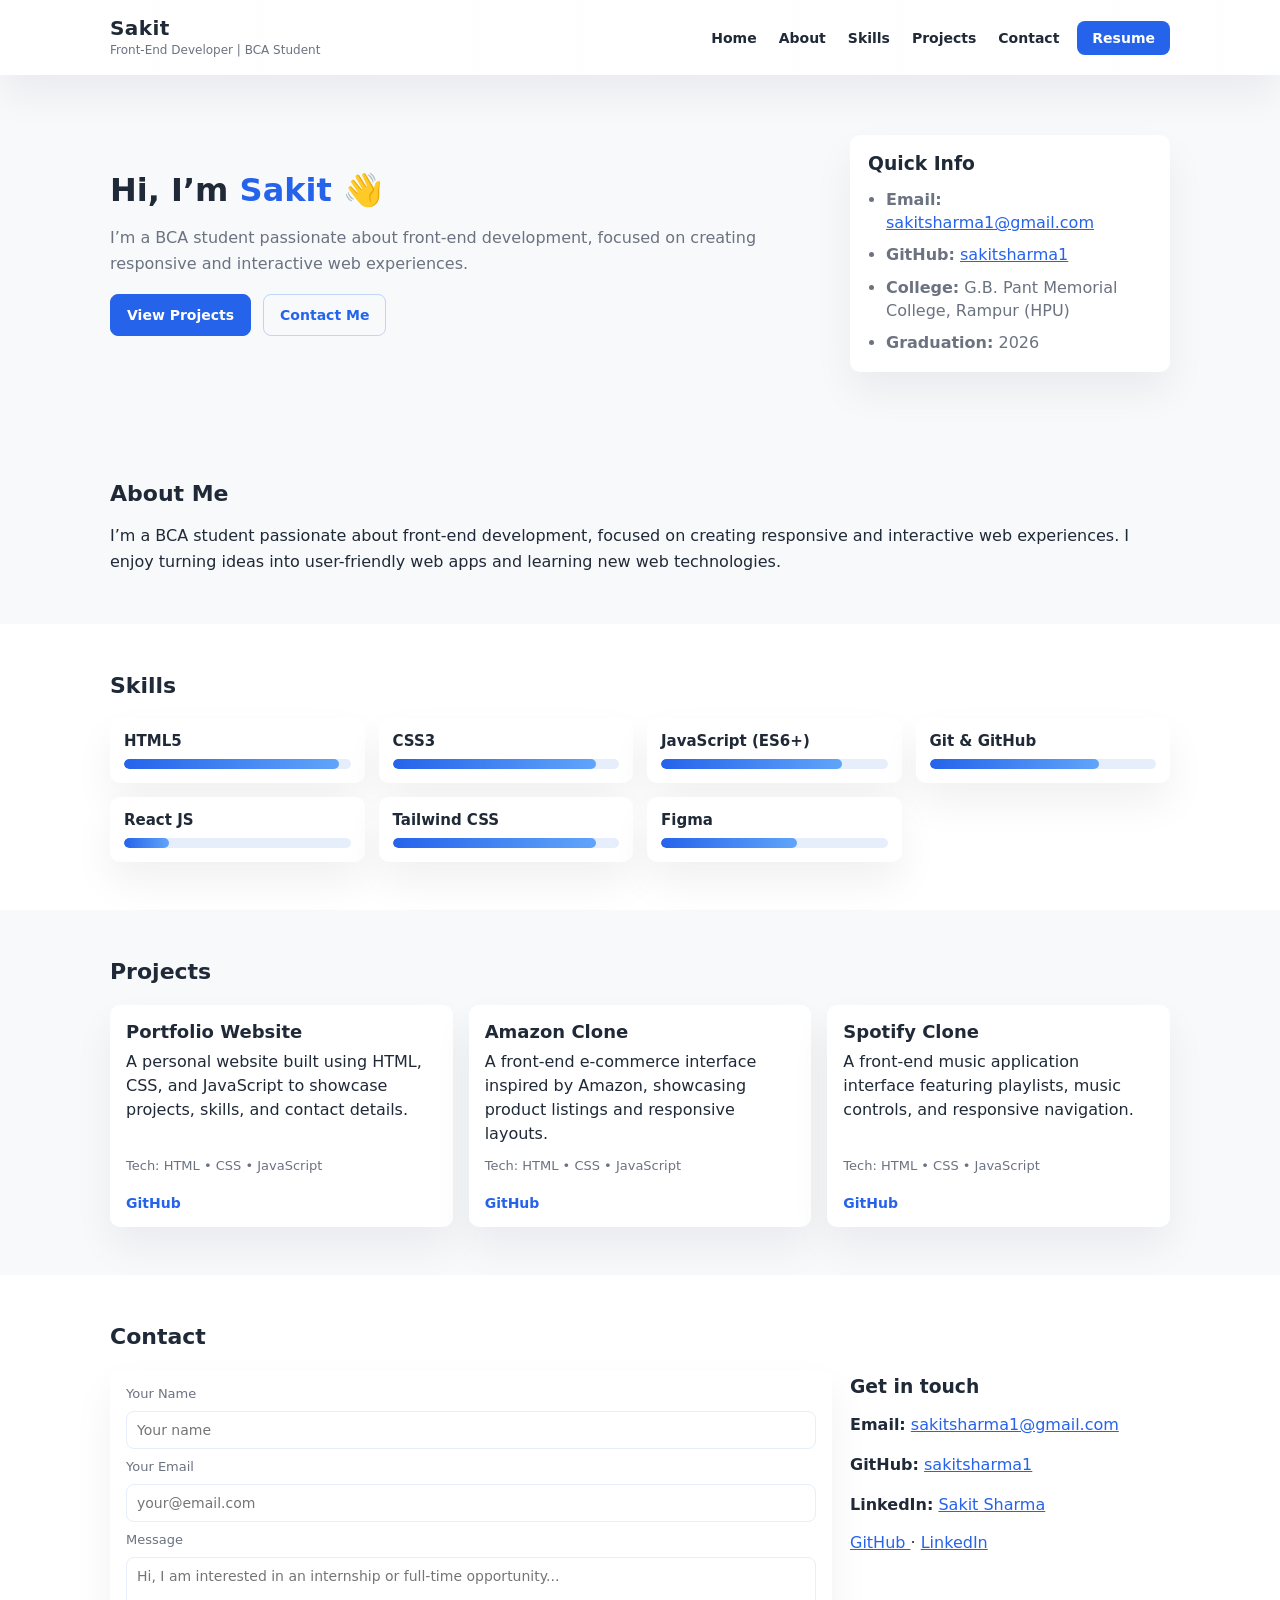
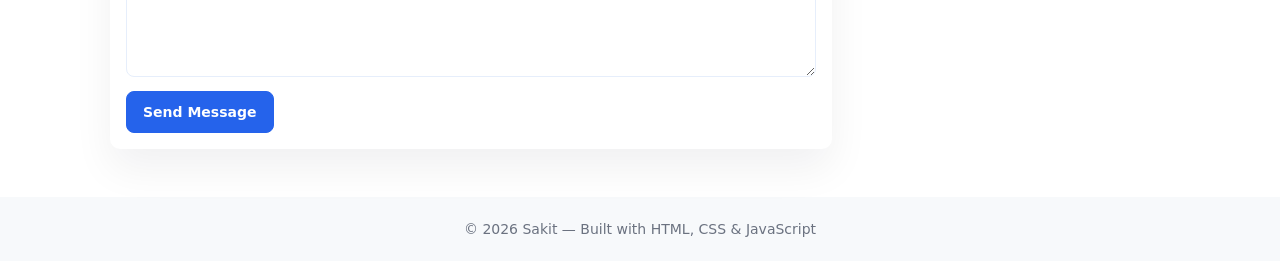
<file: index.html>
<!doctype html>

<html lang="en">
  <head>
    <meta charset="utf-8" />
    <meta name="viewport" content="width=device-width, initial-scale=1" />

    <title>Sakit — Front-End Developer</title>

    <meta
      name="description"
      content="Portfolio of Sakit, a BCA student and front-end developer skilled in HTML, CSS, JavaScript, Tailwind CSS, React, and Figma." />

    <link rel="stylesheet" href="style.css" />
  </head>

  <body>
    <header class="site-header">
      <div class="container header-inner">
        <div class="brand">
          <h1>Sakit</h1>
          <p class="tagline">Front-End Developer | BCA Student</p>
        </div>

        <div class="header-navigation">
          <nav class="top" id="mainMenu" aria-label="Main navigation">
            <a href="#hero">Home</a>
            <a href="#about">About</a>
            <a href="#skills">Skills</a>
            <a href="#projects">Projects</a>
            <a href="#contact">Contact</a>
          </nav>
          <button
            class="menu-btn"
            id="menuBtn"
            type="button"
            aria-label="Open menu"
            aria-expanded="false"
            aria-controls="mainMenu">
            ☰
          </button>

          <a
            class="resume-btn"
            href="./assets/Sakit Resume.pdf"
            target="_blank"
            rel="noopener noreferrer">
            Resume
          </a>
        </div>
      </div>
    </header>

    <main>
      <section id="hero" class="hero">
        <div class="container hero-inner">
          <div class="hero-content">
            <h2>Hi, I’m <span class="accent">Sakit</span> 👋</h2>

            <p class="lead">
              I’m a BCA student passionate about front-end development, focused
              on creating responsive and interactive web experiences.
            </p>

            <div class="hero-cta">
              <a class="btn" href="#projects">View Projects</a>

              <a class="btn btn-outline" href="mailto:sakitsharma1@gmail.com">
                Contact Me
              </a>
            </div>
          </div>

          <div class="hero-card">
            <div class="card-inner">
              <h3>Quick Info</h3>

              <ul>
                <li>
                  <strong>Email:</strong>
                  <a href="mailto:sakitsharma1@gmail.com">
                    sakitsharma1@gmail.com
                  </a>
                </li>

                <li>
                  <strong>GitHub:</strong>
                  <a
                    href="https://github.com/sakitsharma1"
                    target="_blank"
                    rel="noopener noreferrer">
                    sakitsharma1
                  </a>
                </li>

                <li>
                  <strong>College:</strong>
                  G.B. Pant Memorial College, Rampur (HPU)
                </li>

                <li>
                  <strong>Graduation:</strong>
                  2026
                </li>
              </ul>
            </div>
          </div>
        </div>
      </section>

      <section id="about" class="section">
        <div class="container">
          <h2>About Me</h2>

          <p>
            I’m a BCA student passionate about front-end development, focused on
            creating responsive and interactive web experiences. I enjoy turning
            ideas into user-friendly web apps and learning new web technologies.
          </p>
        </div>
      </section>

      <section id="skills" class="section alt">
        <div class="container">
          <h2>Skills</h2>

          <div class="skills-grid">
            <div class="skill">
              <h4>HTML5</h4>
              <div class="meter">
                <span style="width: 95%"></span>
              </div>
            </div>

            <div class="skill">
              <h4>CSS3</h4>
              <div class="meter">
                <span style="width: 90%"></span>
              </div>
            </div>

            <div class="skill">
              <h4>JavaScript (ES6+)</h4>
              <div class="meter">
                <span style="width: 80%"></span>
              </div>
            </div>

            <div class="skill">
              <h4>Git & GitHub</h4>
              <div class="meter">
                <span style="width: 75%"></span>
              </div>
            </div>

            <div class="skill">
              <h4>React JS</h4>
              <div class="meter">
                <span style="width: 20%"></span>
              </div>
            </div>

            <div class="skill">
              <h4>Tailwind CSS</h4>
              <div class="meter">
                <span style="width: 90%"></span>
              </div>
            </div>

            <div class="skill">
              <h4>Figma</h4>
              <div class="meter">
                <span style="width: 60%"></span>
              </div>
            </div>
          </div>
        </div>
      </section>

      <section id="projects" class="section">
        <div class="container">
          <h2>Projects</h2>

          <div class="projects-grid">
            <article class="project-card">
              <h3>Portfolio Website</h3>

              <p>
                A personal website built using HTML, CSS, and JavaScript to
                showcase projects, skills, and contact details.
              </p>

              <p class="small">Tech: HTML • CSS • JavaScript</p>

              <div class="card-actions">
                <a
                  class="link"
                  href="https://github.com/sakitsharma1"
                  target="_blank"
                  rel="noopener noreferrer">
                  GitHub
                </a>
              </div>
            </article>

            <article class="project-card">
              <h3>Amazon Clone</h3>

              <p>
                A front-end e-commerce interface inspired by Amazon, showcasing
                product listings and responsive layouts.
              </p>

              <p class="small">Tech: HTML • CSS • JavaScript</p>

              <div class="card-actions">
                <a
                  class="link"
                  href="https://github.com/sakitsharma1"
                  target="_blank"
                  rel="noopener noreferrer">
                  GitHub
                </a>
              </div>
            </article>

            <article class="project-card">
              <h3>Spotify Clone</h3>

              <p>
                A front-end music application interface featuring playlists,
                music controls, and responsive navigation.
              </p>

              <p class="small">Tech: HTML • CSS • JavaScript</p>

              <div class="card-actions">
                <a
                  class="link"
                  href="https://github.com/sakitsharma1"
                  target="_blank"
                  rel="noopener noreferrer">
                  GitHub
                </a>
              </div>
            </article>
          </div>
        </div>
      </section>

      <section id="contact" class="section alt">
        <div class="container">
          <h2>Contact</h2>

          <div class="contact-grid">
            <form
              id="contactForm"
              class="contact-form"
              action="mailto:sakitsharma1@gmail.com"
              method="post"
              enctype="text/plain">
              <label for="name">Your Name</label>

              <input
                id="name"
                name="name"
                type="text"
                placeholder="Your name"
                autocomplete="name"
                required />

              <label for="email">Your Email</label>

              <input
                id="email"
                name="email"
                type="email"
                placeholder="your@email.com"
                autocomplete="email"
                required />

              <label for="message">Message</label>

              <textarea
                id="message"
                name="message"
                rows="5"
                placeholder="Hi, I am interested in an internship or full-time opportunity..."
                required></textarea>

              <button type="submit" class="btn">Send Message</button>
            </form>

            <div class="contact-info">
              <h3>Get in touch</h3>

              <p>
                <strong>Email:</strong>
                <a href="mailto:sakitsharma1@gmail.com">
                  sakitsharma1@gmail.com
                </a>
              </p>

              <p>
                <strong>GitHub:</strong>
                <a
                  href="https://github.com/sakitsharma1"
                  target="_blank"
                  rel="noopener noreferrer">
                  sakitsharma1
                </a>
              </p>

              <p>
                <strong>LinkedIn:</strong>
                <a
                  href="https://www.linkedin.com/in/sakit-sharma-00zero"
                  target="_blank"
                  rel="noopener noreferrer">
                  Sakit Sharma
                </a>
              </p>

              <div class="socials">
                <a
                  href="https://github.com/sakitsharma1"
                  target="_blank"
                  rel="noopener noreferrer"
                  aria-label="GitHub">
                  GitHub
                </a>

                ·

                <a
                  href="https://www.linkedin.com/in/sakit-sharma-00zero"
                  target="_blank"
                  rel="noopener noreferrer"
                  aria-label="LinkedIn">
                  LinkedIn
                </a>
              </div>
            </div>
          </div>
        </div>
      </section>
    </main>

    <footer class="site-footer">
      <div class="container footer-inner">
        <p>
          © <span id="year"></span> Sakit — Built with HTML, CSS & JavaScript
        </p>
      </div>
    </footer>

    <script src="script.js"></script>
  </body>
</html>
</file>
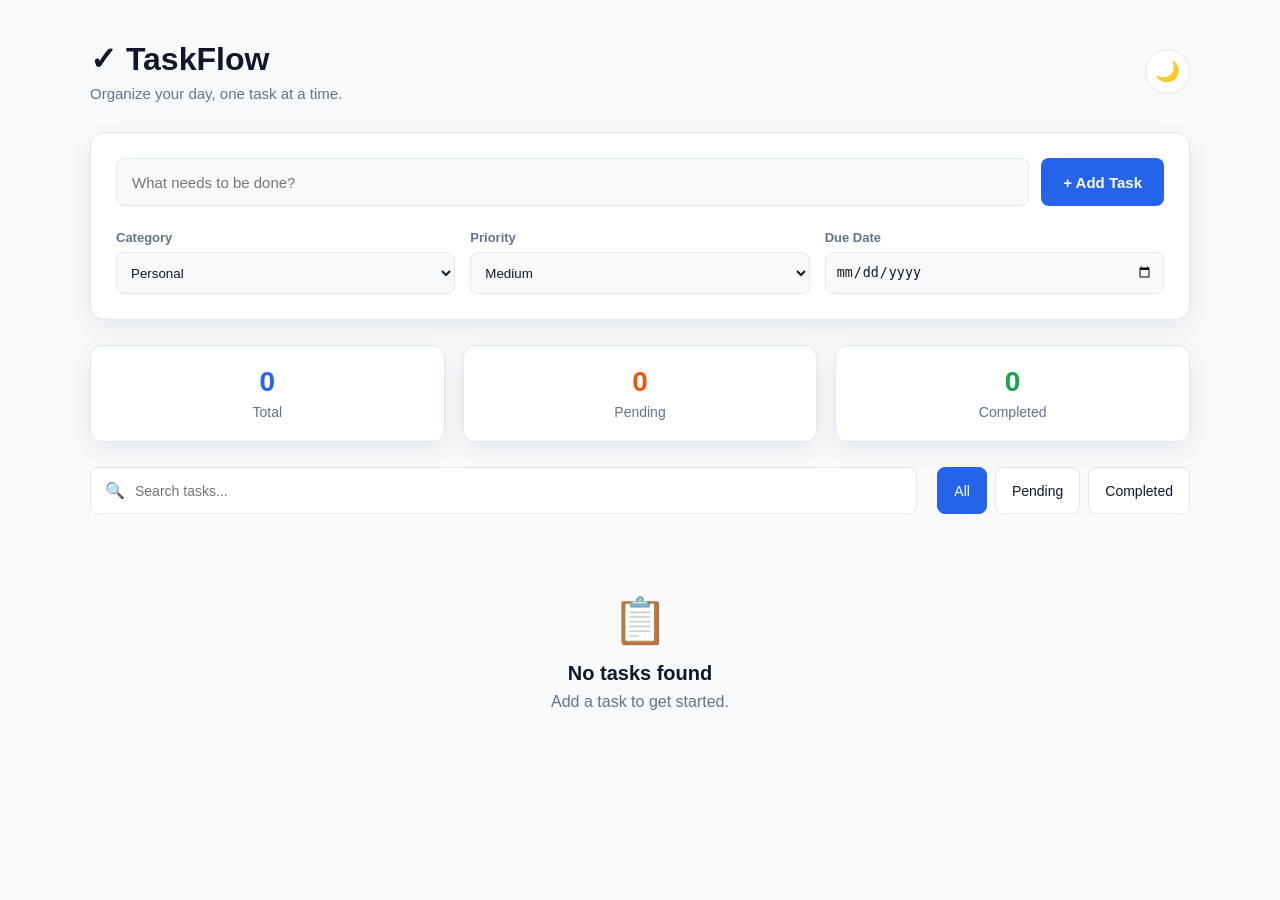
<file: To-do-list/index.html>
<!doctype html>
<html lang="en">
  <head>
    <meta charset="UTF-8" />
    <meta name="viewport" content="width=device-width, initial-scale=1.0" />

    <title>TaskFlow - Todo List</title>

    <link rel="stylesheet" href="style.css" />
  </head>

  <body>
    <div class="app">
      <!-- Header -->
      <header class="header">
        <div>
          <h1>✓ TaskFlow</h1>
          <p>Organize your day, one task at a time.</p>
        </div>

        <button id="themeBtn" class="theme-btn" title="Toggle dark mode">
          🌙
        </button>
      </header>

      <!-- Add Task Section -->
      <section class="task-form-section">
        <form id="taskForm">
          <div class="input-row">
            <div class="task-input">
              <input
                type="text"
                id="taskInput"
                placeholder="What needs to be done?"
                maxlength="100"
                autocomplete="off" />

              <span id="errorMessage"></span>
            </div>

            <button type="submit" class="add-btn">+ Add Task</button>
          </div>

          <div class="options">
            <div class="option">
              <label for="category">Category</label>

              <select id="category">
                <option value="Personal">Personal</option>
                <option value="Work">Work</option>
                <option value="Study">Study</option>
                <option value="Shopping">Shopping</option>
                <option value="Other">Other</option>
              </select>
            </div>

            <div class="option">
              <label for="priority">Priority</label>

              <select id="priority">
                <option value="Low">Low</option>
                <option value="Medium" selected>Medium</option>
                <option value="High">High</option>
              </select>
            </div>

            <div class="option">
              <label for="dueDate">Due Date</label>

              <input type="date" id="dueDate" />
            </div>
          </div>
        </form>
      </section>

      <!-- Statistics -->
      <section class="statistics">
        <div class="stat-card">
          <span class="stat-number" id="totalCount">0</span>
          <span class="stat-label">Total</span>
        </div>

        <div class="stat-card pending">
          <span class="stat-number" id="pendingCount">0</span>
          <span class="stat-label">Pending</span>
        </div>

        <div class="stat-card completed">
          <span class="stat-number" id="completedCount">0</span>
          <span class="stat-label">Completed</span>
        </div>
      </section>

      <!-- Search and Filters -->
      <section class="controls">
        <div class="search-box">
          <span>🔍</span>

          <input
            type="text"
            id="searchInput"
            placeholder="Search tasks..."
            autocomplete="off" />
        </div>

        <div class="filters">
          <button class="filter-btn active" data-filter="all">All</button>

          <button class="filter-btn" data-filter="pending">Pending</button>

          <button class="filter-btn" data-filter="completed">Completed</button>
        </div>
      </section>

      <!-- Task List -->
      <main>
        <div id="taskList" class="task-list"></div>

        <div id="emptyState" class="empty-state">
          <div class="empty-icon">📋</div>

          <h2>No tasks found</h2>

          <p>Add a task to get started.</p>
        </div>
      </main>
    </div>

    <script src="app.js"></script>
  </body>
</html>
</file>
<file: style.css>
:root {
--bg: #ffffff;
--surface: #f7f9fb;
--text: #1f2937;
--muted: #6b7280;
--accent: #2563eb;

--max-width: 1100px;
--radius: 10px;
--container-padding: 20px;

--shadow: 0 20px 40px rgba(16, 24, 40, 0.06);
}

/* =========================
RESET
========================= */

* {
  box-sizing: border-box;
  }

html {
scroll-behavior: smooth;
scroll-padding-top: 90px;
}

html,
body {
width: 100%;
min-height: 100%;
margin: 0;
padding: 0;
}

body {
font-family:
Inter,
system-ui,
-apple-system,
"Segoe UI",
Roboto,
"Helvetica Neue",
Arial,
sans-serif;

background: var(--surface);
color: var(--text);

-webkit-font-smoothing: antialiased;
overflow-x: hidden;
}

img {
display: block;
max-width: 100%;
height: auto;
}

a {
color: inherit;
}

button,
input,
textarea {
font: inherit;
}

/* =========================
CONTAINER
========================= */

.container {
width: 100%;
max-width: var(--max-width);
margin: 0 auto;
padding-left: var(--container-padding);
padding-right: var(--container-padding);
}

/* =========================
HEADER
========================= */

.site-header {
position: sticky;
top: 0;
z-index: 100;

width: 100%;

background: linear-gradient(
90deg,
rgba(255, 255, 255, 0.95),
rgba(255, 255, 255, 0.90)
);

backdrop-filter: blur(8px);
-webkit-backdrop-filter: blur(8px);

box-shadow: var(--shadow);
}

.header-inner {
width: 100%;
min-height: 75px;

display: flex;
align-items: center;
justify-content: space-between;

gap: 20px;
padding-top: 16px;
padding-bottom: 16px;
}

/* =========================
BRAND
========================= */

.brand {
flex-shrink: 0;
min-width: 0;
}

.brand h1 {
margin: 0;

font-size: 20px;
line-height: 1.2;
font-weight: 700;

letter-spacing: 0.4px;
}

.tagline {
margin: 3px 0 0;

color: var(--muted);

font-size: 12px;
line-height: 1.3;
}

/* =========================
HEADER NAVIGATION
========================= */

.header-navigation {
display: flex;
align-items: center;
justify-content: flex-end;

gap: 18px;
}

/* =========================
DESKTOP NAVIGATION
========================= */

.top {
display: flex;
align-items: center;
gap: 22px;
}

.top a {
position: relative;

color: var(--text);
text-decoration: none;
white-space: nowrap;

font-size: 14px;
font-weight: 600;

transition:
color 0.2s ease,
opacity 0.2s ease;
}

.top a:hover {
color: var(--accent);
}

/* =========================
RESUME BUTTON
========================= */

.resume-btn {
display: inline-flex;
align-items: center;
justify-content: center;

padding: 9px 15px;

background: var(--accent);
color: #ffffff;

border-radius: 8px;

text-decoration: none;
white-space: nowrap;

font-size: 14px;
font-weight: 600;

transition:
opacity 0.2s ease,
transform 0.2s ease;
}

.resume-btn:hover {
opacity: 0.9;
transform: translateY(-1px);
}

/* =========================
MOBILE MENU BUTTON
========================= */

.menu-btn {
display: none;

border: none;
background: transparent;

color: var(--text);

font-size: 27px;
line-height: 1;

padding: 4px 6px;

cursor: pointer;

border-radius: 6px;

transition:
background 0.2s ease,
color 0.2s ease;
}

.menu-btn:hover {
background: rgba(37, 99, 235, 0.08);
color: var(--accent);
}

/* =========================
HERO
========================= */

.hero {
padding: 60px 0;
}

.hero-inner {
display: grid;

grid-template-columns: minmax(0, 1fr) 320px;

gap: 28px;

align-items: center;
}

.hero-content {
min-width: 0;
}

.hero-content h2 {
margin: 0;

font-size: 32px;
line-height: 1.2;
}

.accent {
color: var(--accent);
}

.lead {
max-width: 700px;

margin: 16px 0 0;

color: var(--muted);

font-size: 16px;
line-height: 1.6;
}

/* =========================
HERO BUTTONS
========================= */

.hero-cta {
display: flex;
flex-wrap: wrap;

gap: 12px;

margin-top: 18px;
}

.btn {
display: inline-flex;
align-items: center;
justify-content: center;

min-height: 42px;

padding: 10px 16px;

background: var(--accent);
color: #ffffff;

border: 1px solid var(--accent);
border-radius: 8px;

text-decoration: none;

cursor: pointer;

font-size: 14px;
font-weight: 600;

transition:
opacity 0.2s ease,
transform 0.2s ease,
background 0.2s ease;
}

.btn:hover {
opacity: 0.9;
transform: translateY(-1px);
}

.btn-outline {
background: transparent;
color: var(--accent);
border-color: rgba(37, 99, 235, 0.25);
}

.btn-outline:hover {
background: rgba(37, 99, 235, 0.06);
}

/* =========================
HERO CARD
========================= */

.hero-card {
width: 100%;
min-width: 0;

padding: 18px;

background: #ffffff;

border-radius: var(--radius);

box-shadow: var(--shadow);
}

.hero-card h3 {
margin: 0 0 14px;
}

.hero-card ul {
margin: 0;
padding-left: 18px;

color: var(--muted);
}

.hero-card li {
margin-bottom: 9px;

line-height: 1.45;

overflow-wrap: anywhere;
}

.hero-card li:last-child {
margin-bottom: 0;
}

.hero-card a {
overflow-wrap: anywhere;
color: var(--accent);
}

/* =========================
SECTIONS
========================= */

.section {
padding: 48px 0;
}

.section.alt {
background: var(--bg);
}

.section h2 {
margin: 0;

color: var(--text);

font-size: 22px;
line-height: 1.3;
}

.section > .container > p {
margin: 14px 0 0;

line-height: 1.65;
}

/* =========================
SKILLS
========================= */

.skills-grid {
display: grid;

grid-template-columns:
repeat(auto-fit, minmax(220px, 1fr));

gap: 14px;

margin-top: 18px;
}

.skill {
min-width: 0;

padding: 14px;

background: #ffffff;

border-radius: 10px;

box-shadow: var(--shadow);
}

.skill h4 {
margin: 0 0 9px;

font-size: 15px;
}

.meter {
width: 100%;
height: 10px;

background: #e6eefb;

border-radius: 8px;

overflow: hidden;
}

.meter span {
display: block;

height: 100%;

background: linear-gradient(
90deg,
var(--accent),
#60a5fa
);

border-radius: inherit;
}

/* =========================
PROJECTS
========================= */

.projects-grid {
display: grid;

grid-template-columns:
repeat(auto-fit, minmax(260px, 1fr));

gap: 16px;

margin-top: 18px;
}

.project-card {
display: flex;
flex-direction: column;

min-width: 0;

padding: 16px;

background: #ffffff;

border-radius: 10px;

box-shadow: var(--shadow);
}

.project-card h3 {
margin: 0 0 8px;

font-size: 18px;
}

.project-card p {
margin: 0 0 10px;

line-height: 1.5;
}

.project-card .small {
margin-top: auto;
}

.small {
color: var(--muted);

font-size: 13px;
}

.card-actions {
display: flex;
flex-wrap: wrap;

gap: 10px;

margin-top: 10px;
}

.card-actions .link {
color: var(--accent);

text-decoration: none;

font-size: 14px;
font-weight: 600;
}

.card-actions .link:hover {
text-decoration: underline;
}

/* =========================
CONTACT
========================= */

.contact-grid {
display: grid;

grid-template-columns:
minmax(0, 1fr) 320px;

gap: 18px;

align-items: start;

margin-top: 18px;
}

.contact-form {
display: flex;
flex-direction: column;

width: 100%;
min-width: 0;

gap: 10px;

padding: 16px;

background: #ffffff;

border-radius: 10px;

box-shadow: var(--shadow);
}

.contact-form label {
color: var(--muted);

font-size: 13px;
font-weight: 500;
}

.contact-form input,
.contact-form textarea {
width: 100%;
max-width: 100%;

padding: 10px;

border: 1px solid #e6eefb;
border-radius: 8px;

outline: none;

background: #ffffff;
color: var(--text);

font-size: 14px;
font-family: inherit;

transition:
border-color 0.2s ease,
box-shadow 0.2s ease;
}

.contact-form input:focus,
.contact-form textarea:focus {
border-color: var(--accent);

box-shadow:
0 0 0 3px rgba(37, 99, 235, 0.08);
}

.contact-form textarea {
min-height: 120px;

resize: vertical;
}

.contact-form .btn {
align-self: flex-start;
margin-top: 4px;
}

.contact-info {
min-width: 0;

padding: 6px 0;
}

.contact-info h3 {
margin: 0 0 14px;
}

.contact-info p {
line-height: 1.5;
}

.contact-info a {
color: var(--accent);

overflow-wrap: anywhere;
}

.socials {
overflow-wrap: anywhere;
}

/* =========================
FOOTER
========================= */

.site-footer {
padding: 24px 0;

text-align: center;

color: var(--muted);

font-size: 14px;
}

.footer-inner {
width: 100%;
}

.footer-inner p {
margin: 0;
}

/* =========================
TABLET
========================= */

@media (max-width: 880px) {

.container {
padding-left: 16px;
padding-right: 16px;
}

.header-inner {
min-height: 70px;
}

/* Mobile menu button */

.menu-btn {
display: block;
}

/* Mobile navigation */

.top {
display: none;


position: absolute;

top: calc(100% + 10px);
right: 0;

width: 220px;
max-width: calc(100vw - 32px);

padding: 10px;

background: #ffffff;

border-radius: 10px;

box-shadow: var(--shadow);

flex-direction: column;
align-items: stretch;

gap: 3px;


}

.top.menu-open {
display: flex;
}

.top a {
display: block;


padding: 11px 12px;

border-radius: 7px;


}

.top a:hover {
background: var(--surface);
}

/* Header positioning */

.header-navigation {
position: relative;


gap: 12px;


}

/* Hero */

.hero {
padding: 45px 0;
}

.hero-inner {
grid-template-columns: 1fr;


gap: 24px;


}

.hero-content h2 {
font-size: 30px;
}

.hero-card {
max-width: 100%;
}

/* Contact */

.contact-grid {
grid-template-columns: 1fr;
}

.contact-info {
padding-top: 10px;
}
}

/* =========================
MOBILE
========================= */

@media (max-width: 600px) {

.container {
padding-left: 14px;
padding-right: 14px;
}

/* Header */

.header-inner {
min-height: 65px;


padding-top: 12px;
padding-bottom: 12px;

gap: 10px;


}

.brand {
min-width: 0;
}

.brand h1 {
font-size: 19px;
}

.tagline {
margin-top: 2px;


font-size: 11px;

white-space: nowrap;


}

.header-navigation {
gap: 8px;
}

.resume-btn {
padding: 8px 12px;


font-size: 13px;


}

.menu-btn {
font-size: 25px;


padding: 4px 5px;


}

.top {
width: min(220px, calc(100vw - 28px));
}

/* Hero */

.hero {
padding: 35px 0;
}

.hero-inner {
gap: 22px;
}

.hero-content h2 {
font-size: 27px;
}

.lead {
margin-top: 14px;


font-size: 15px;
line-height: 1.55;


}

.hero-cta {
width: 100%;


flex-direction: column;


}

.hero-cta .btn {
width: 100%;
}

.hero-card {
padding: 15px;
}

/* Sections */

.section {
padding: 35px 0;
}

.section h2 {
font-size: 21px;
}

/* Skills */

.skills-grid {
grid-template-columns: 1fr;


gap: 12px;


}

/* Projects */

.projects-grid {
grid-template-columns: 1fr;


gap: 14px;


}

.project-card {
padding: 15px;
}

/* Contact */

.contact-grid {
grid-template-columns: 1fr;


gap: 24px;


}

.contact-form {
padding: 14px;
}

.contact-form input,
.contact-form textarea {
font-size: 16px;
}

.contact-form .btn {
width: 100%;
}

/* Footer */

.site-footer {
padding: 20px 0;


font-size: 13px;


}
}

/* =========================
VERY SMALL PHONES
========================= */

@media (max-width: 380px) {

.container {
padding-left: 12px;
padding-right: 12px;
}

.header-inner {
gap: 6px;
}

.brand h1 {
font-size: 18px;
}

.tagline {
font-size: 10px;
}

.resume-btn {
padding: 7px 9px;


font-size: 12px;


}

.menu-btn {
font-size: 23px;
}

.hero-content h2 {
font-size: 24px;
}

.lead {
font-size: 14px;
}

.hero-card {
padding: 14px;


font-size: 14px;


}

.section {
padding: 30px 0;
}
}

/* =========================
ACCESSIBILITY
========================= */

@media (prefers-reduced-motion: reduce) {

html {
scroll-behavior: auto;
}

*,
*::before,
*::after {
transition-duration: 0.01ms !important;
animation-duration: 0.01ms !important;
animation-iteration-count: 1 !important;
}
}
</file>
<file: To-do-list/style.css>
* {
  margin: 0;
  padding: 0;
  box-sizing: border-box;
}

:root {
  --primary: #2563eb;
  --primary-hover: #1d4ed8;

  --background: #f8fafc;
  --card: #ffffff;

  --text: #0f172a;
  --secondary-text: #64748b;

  --border: #e2e8f0;

  --green: #16a34a;
  --red: #dc2626;
  --orange: #ea580c;

  --shadow: 0 8px 25px rgba(15, 23, 42, 0.08);
}

/* =========================
   DARK MODE
========================= */

body.dark {
  --background: #0f172a;
  --card: #1e293b;

  --text: #f8fafc;
  --secondary-text: #94a3b8;

  --border: #334155;

  --shadow: 0 8px 25px rgba(0, 0, 0, 0.3);
}

/* =========================
   BODY
========================= */

body {
  font-family: Arial, Helvetica, sans-serif;

  background: var(--background);
  color: var(--text);

  min-height: 100vh;

  transition:
    background 1s ease,
    color 0.6s ease;
}

/* =========================
   APP
========================= */

.app {
  width: min(1100px, 92%);
  margin: auto;

  padding: 40px 0;
}

/* =========================
   HEADER
========================= */

.header {
  display: flex;

  justify-content: space-between;
  align-items: center;

  margin-bottom: 30px;
}

.header h1 {
  font-size: 32px;
  margin-bottom: 7px;
}

.header p {
  color: var(--secondary-text);
  font-size: 15px;
}

.theme-btn {
  width: 45px;
  height: 45px;

  border: 1px solid var(--border);

  border-radius: 50%;

  background: var(--card);

  cursor: pointer;

  font-size: 20px;

  transition: 0.2s;
}

.theme-btn:hover {
  transform: scale(1.05);
}

/* =========================
   FORM
========================= */

.task-form-section {
  background: var(--card);

  padding: 25px;

  border: 1px solid var(--border);

  border-radius: 14px;

  box-shadow: var(--shadow);

  margin-bottom: 25px;
}

.input-row {
  display: flex;

  gap: 12px;
}

.task-input {
  flex: 1;
}

.task-input input {
  width: 100%;

  height: 48px;

  padding: 0 15px;

  border: 1px solid var(--border);

  border-radius: 8px;

  outline: none;

  background: var(--background);

  color: var(--text);

  font-size: 15px;
}

.task-input input:focus {
  border-color: var(--primary);
}

#errorMessage {
  display: block;

  color: var(--red);

  font-size: 13px;

  margin-top: 6px;
}

.add-btn {
  height: 48px;

  padding: 0 22px;

  border: none;

  border-radius: 8px;

  background: var(--primary);

  color: white;

  font-size: 15px;

  font-weight: bold;

  cursor: pointer;

  transition: 0.2s;
}

.add-btn:hover {
  background: var(--primary-hover);
}

/* =========================
   OPTIONS
========================= */

.options {
  display: grid;

  grid-template-columns: repeat(3, 1fr);

  gap: 15px;

  margin-top: 18px;
}

.option {
  display: flex;

  flex-direction: column;

  gap: 7px;
}

.option label {
  font-size: 13px;

  font-weight: bold;

  color: var(--secondary-text);
}

.option select,
.option input {
  height: 42px;

  padding: 0 10px;

  border: 1px solid var(--border);

  border-radius: 8px;

  background: var(--background);

  color: var(--text);

  outline: none;
}

/* =========================
   STATISTICS
========================= */

.statistics {
  display: grid;

  grid-template-columns: repeat(3, 1fr);

  gap: 18px;

  margin-bottom: 25px;
}

.stat-card {
  background: var(--card);

  border: 1px solid var(--border);

  border-radius: 12px;

  padding: 20px;

  text-align: center;

  box-shadow: var(--shadow);
}

.stat-number {
  display: block;

  font-size: 28px;

  font-weight: bold;

  color: var(--primary);

  margin-bottom: 5px;
}

.stat-label {
  color: var(--secondary-text);

  font-size: 14px;
}

.stat-card.pending .stat-number {
  color: var(--orange);
}

.stat-card.completed .stat-number {
  color: var(--green);
}

/* =========================
   CONTROLS
========================= */

.controls {
  display: flex;

  justify-content: space-between;

  gap: 20px;

  margin-bottom: 20px;
}

.search-box {
  flex: 1;

  display: flex;

  align-items: center;

  gap: 10px;

  background: var(--card);

  border: 1px solid var(--border);

  border-radius: 8px;

  padding: 0 14px;
}

.search-box input {
  width: 100%;

  height: 45px;

  border: none;

  outline: none;

  background: transparent;

  color: var(--text);

  font-size: 14px;
}

.filters {
  display: flex;

  gap: 8px;
}

.filter-btn {
  border: 1px solid var(--border);

  background: var(--card);

  color: var(--text);

  border-radius: 8px;

  padding: 0 16px;

  cursor: pointer;

  font-size: 14px;
}

.filter-btn.active {
  background: var(--primary);

  border-color: var(--primary);

  color: white;
}

/* =========================
   TASK LIST
========================= */

.task-list {
  display: flex;

  flex-direction: column;

  gap: 12px;
}

.task {
  display: flex;

  align-items: center;

  justify-content: space-between;

  gap: 15px;

  background: var(--card);

  border: 1px solid var(--border);

  border-radius: 12px;

  padding: 18px;

  box-shadow: var(--shadow);

  transition: 0.2s;
}

.task:hover {
  transform: translateY(-2px);
}

.task-left {
  display: flex;

  align-items: flex-start;

  gap: 13px;

  flex: 1;

  min-width: 0;
}

.complete-btn {
  width: 22px;
  height: 22px;

  border: 2px solid var(--secondary-text);

  border-radius: 50%;

  background: transparent;

  cursor: pointer;

  flex-shrink: 0;

  margin-top: 2px;
}

.task.completed .complete-btn {
  background: var(--green);

  border-color: var(--green);

  position: relative;
}

.task.completed .complete-btn::after {
  content: "✓";

  color: white;

  position: absolute;

  left: 3px;

  top: -1px;

  font-size: 13px;

  font-weight: bold;
}

.task-content {
  min-width: 0;
}

.task-title {
  font-size: 16px;

  font-weight: bold;

  word-break: break-word;

  margin-bottom: 8px;
}

.task.completed .task-title {
  text-decoration: line-through;

  color: var(--secondary-text);
}

.task-info {
  display: flex;

  align-items: center;

  flex-wrap: wrap;

  gap: 8px;
}

.badge {
  font-size: 11px;

  padding: 4px 8px;

  border-radius: 20px;

  background: #e0e7ff;

  color: #3730a3;
}

body.dark .badge {
  background: #312e81;

  color: #e0e7ff;
}

.priority {
  font-size: 11px;

  padding: 4px 8px;

  border-radius: 20px;

  font-weight: bold;
}

.priority.low {
  background: #dcfce7;

  color: #166534;
}

.priority.medium {
  background: #fef3c7;

  color: #92400e;
}

.priority.high {
  background: #fee2e2;

  color: #991b1b;
}

.due-date {
  color: var(--secondary-text);

  font-size: 12px;
}

/* =========================
   TASK ACTIONS
========================= */

.task-actions {
  display: flex;

  gap: 7px;
}

.action-btn {
  width: 36px;
  height: 36px;

  border: 1px solid var(--border);

  border-radius: 7px;

  background: var(--background);

  cursor: pointer;

  font-size: 15px;
}

.edit-btn:hover {
  background: #dbeafe;
}

.delete-btn:hover {
  background: #fee2e2;
}

/* =========================
   EMPTY STATE
========================= */

.empty-state {
  text-align: center;

  padding: 60px 20px;

  color: var(--secondary-text);
}

.empty-icon {
  font-size: 45px;

  margin-bottom: 15px;
}

.empty-state h2 {
  color: var(--text);

  margin-bottom: 8px;

  font-size: 20px;
}

/* =========================
   RESPONSIVE
========================= */

@media (max-width: 700px) {
  .app {
    width: 94%;

    padding: 25px 0;
  }

  .header h1 {
    font-size: 25px;
  }

  .header p {
    font-size: 13px;
  }

  .task-form-section {
    padding: 18px;
  }

  .input-row {
    flex-direction: column;
  }

  .add-btn {
    width: 100%;
  }

  .options {
    grid-template-columns: 1fr;
  }

  .statistics {
    grid-template-columns: 1fr;
  }

  .controls {
    flex-direction: column;
  }

  .filters {
    width: 100%;
  }

  .filter-btn {
    flex: 1;

    height: 42px;
  }

  .task {
    align-items: flex-start;
  }

  .task-actions {
    flex-direction: column;
  }
}

@media (max-width: 450px) {
  .task {
    padding: 14px;
  }

  .task-title {
    font-size: 14px;
  }

  .badge,
  .priority {
    font-size: 10px;
  }
}
</file>
